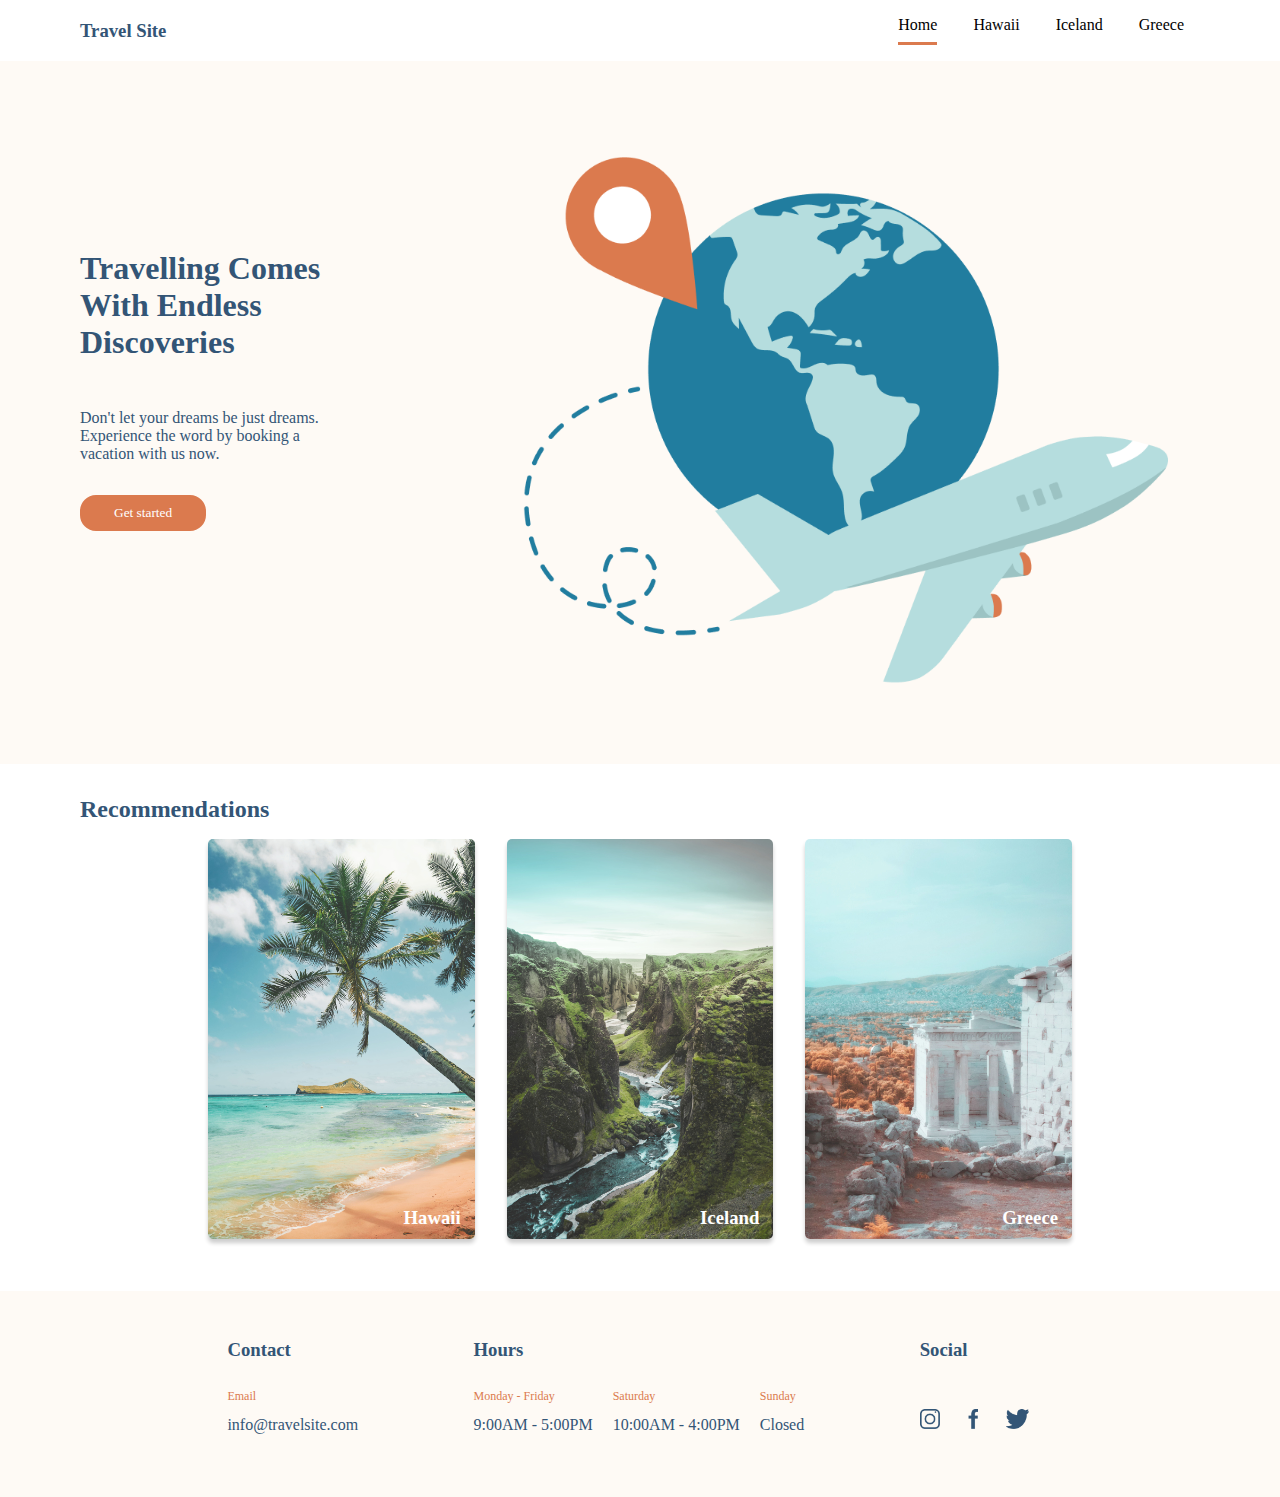
<file: index.html>
<!DOCTYPE html>
<html lang="en">
<head>
    <meta charset="UTF-8">
    <meta http-equiv="X-UA-Compatible" content="IE=edge">
    <meta name="viewport" content="width=device-width, initial-scale=1.0">
    <link rel="stylesheet" href="./CSS/main.css">
    <link rel="stylesheet" href="./CSS/global.css">
    <title>Travel Site</title>
</head>
<body>
    <header class="header">
        <h3><a class="header__logo" href="./index.html">Travel Site</a> </h3>
        <nav class="navbar">
            <ul class="navbar__list">
                <li>
                    <a class="navbar__link navbar__link--feature" href="./index.html">Home</a>
                </li>
                <li>
                    <a class="navbar__link" href="./Pages/hawaii.html">Hawaii</a>
                </li>
                <li>
                    <a class="navbar__link" href="./Pages/iceland.html">Iceland</a>
                </li>
                <li>
                    <a class="navbar__link" href="./Pages/greece.html">Greece</a>
                </li>
            </ul>
        </nav>
    </header>
    <main>
       
        <section class="hero">
            <div class="hero__slogan">
                 <h1 class="hero__title hero__slogan-text">Travelling Comes With Endless Discoveries</h1>
                 <p class="hero__slogan-text"> Don't let your dreams be just dreams. Experience the word by booking a vacation with us now.</p>
            <button class="hero__button">Get started</button>
            </div>
            <img class="hero__photo" src="./Assets/Images/hero.png"/>
        </section>

        <div class="recommendations">
            <h2 class="recommendations__title"> Recommendations </h2>
            <section class="recommendations__place">
                <article class="recommendations__container">
                    <a href="./Pages/hawaii.html" >
                    <img class="recommendations__photo" src="./Assets/Images/hawaii.jpg" alt="Hawaii"/></a>
                    <h3 class="recommendations__name">Hawaii</h3>
                </article>
                <article class="recommendations__container">
                    <a href="./Pages/iceland.html">
                    <img class="recommendations__photo" src="./Assets/Images/iceland.jpg" alt="Iceland"/></a>
                    <h3 class="recommendations__name">Iceland</h3>
                </article>
                <article class="recommendations__container">
                    <a href= "./Pages/greece.html">
                    <img class="recommendations__photo" src="./Assets/Images/greece.jpg" alt="Greece"/></a>
                    <h3 class="recommendations__name">Greece</h3>
                </article>
            </section>
        </div>

        <footer class="footer">
                <div class="footer__contact">
                <h3 class="footer__title">Contact</h3>
                    <p class="footer_description">Email</p>
                    <p class="footer__info">info@travelsite.com</p>
                </div>
                <div class="footer__hours">
                <h3 class="footer__title">Hours</h3>
                    <div class="footer__dates">
                    <p class="footer_description">Monday - Friday </p>
                        <p class="footer__info">9:00AM - 5:00PM</p>
                    </div>
                    <div class="footer__dates">
                    <p class="footer_description">Saturday</p>
                     <p class="footer__info">10:00AM - 4:00PM</p>
                    </div>
                    <div class="footer__dates">
                    <p class="footer_description">Sunday</p>
                     <p class="footer__info"> Closed</p>
                    </div>
                </div>
                <div class="footer_social">
                <h3 class="footer__title">Social</h3>
                    <a class="footer__icon" href="https://instagram.com"> <img src="./Assets/Icons/icon-instagram.png" alt="Instagram" ></a>
                    <a class="footer__icon" href="https://facebook.com"><img src="./Assets/Icons/icon-facebook.png" alt="Facebook"></a>
                    <a class="footer__icon" href="https://twitter.com"><img src="./Assets/Icons/icon-twitter.png" alt="Twitter"></a>
                </div>
         </footer>
    
</body>
</html>
</file>
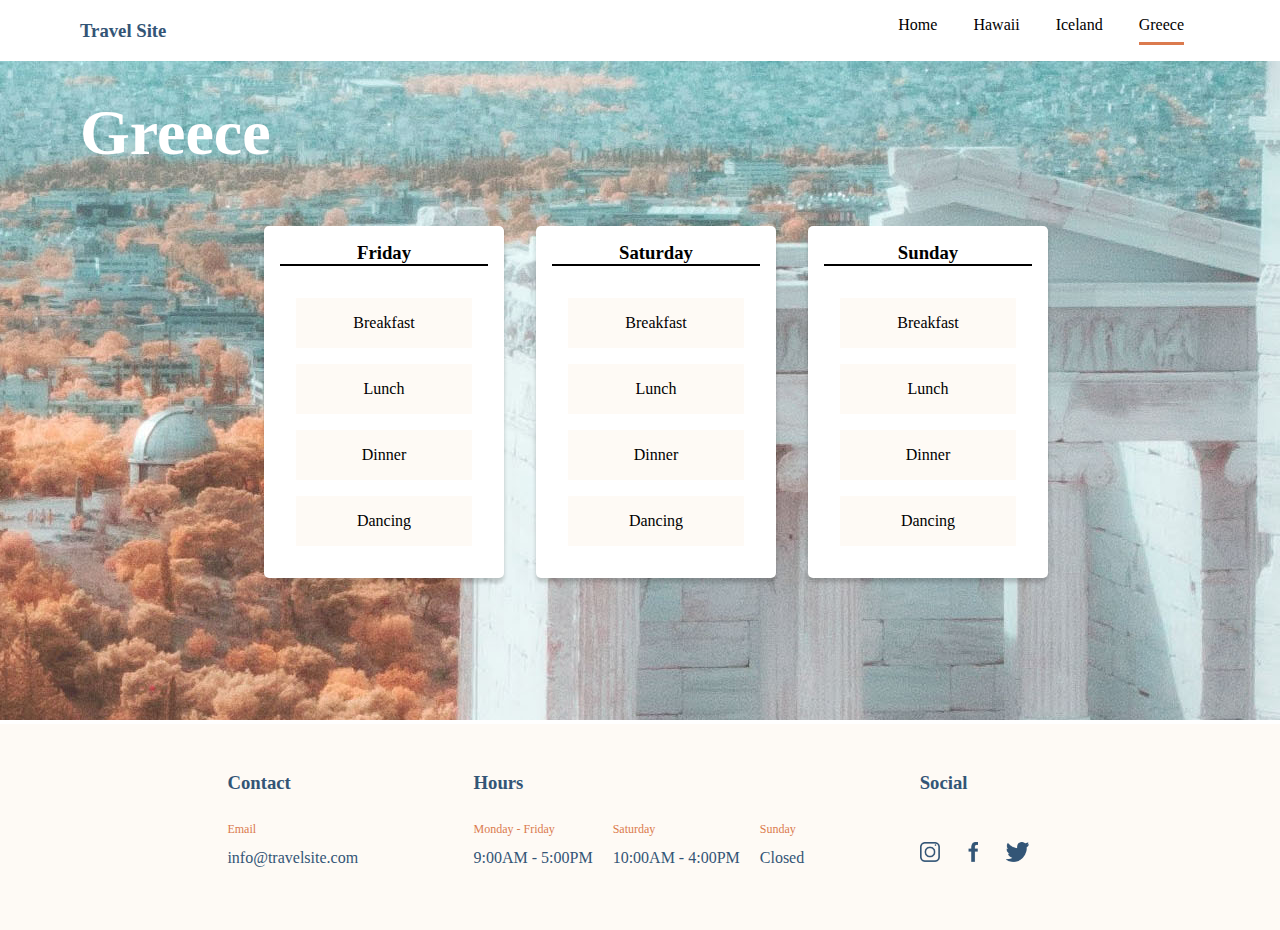
<file: Pages/greece.html>
<!DOCTYPE html>
<html lang="en">
<head>
    <meta charset="UTF-8">
    <meta http-equiv="X-UA-Compatible" content="IE=edge">
    <meta name="viewport" content="width=device-width, initial-scale=1.0">
    <link rel="stylesheet" href="../CSS/destinations.css">
    <link rel="stylesheet" href="../CSS/global.css">
    <title>Travel Site Greece</title>
</head>
<body>
    <header class="header">
        <h3><a class="header__logo" href="../index.html">Travel Site</a> </h3>
        <nav class="navbar">
            <ul class="navbar__list">
                <li>
                    <a class="navbar__link" href="../index.html">Home</a>
                </li>
                <li>
                    <a class="navbar__link" href="../Pages/hawaii.html">Hawaii</a>
                </li>
                <li>
                    <a class="navbar__link" href="../Pages/iceland.html">Iceland</a>
                </li>
                <li>
                    <a class="navbar__link navbar__link--feature" href="../Pages/greece.html">Greece</a>
                </li>
            </ul>
        </nav>
    </header>
    <main>
       
        <div class="place">
            <img class="place__photo" src="../Assets/Images/greece.jpg"/>
            <h1 class="place__title"> Greece </h1>
            <section class="place__cards">
                <article class="place__schedule">
                    <h3 class="place__days">Friday</h3> 
                     <ul class="place__activities"> 
                        <li>Breakfast</li>
                        <li>Lunch</li>
                        <li>Dinner</li>
                        <li>Dancing</li>
                        </ul>
                </article>
                <article class="place__schedule">
                    <h3 class="place__days">Saturday</h3> 
                    <ul class="place__activities"> 
                        <li>Breakfast</li>
                        <li>Lunch</li>
                        <li>Dinner</li>
                        <li>Dancing</li>
                        </ul>
                </article>
                <article class="place__schedule">
                    <h3 class="place__days">Sunday</h3> 
                    <ul class="place__activities"> 
                        <li>Breakfast</li>
                        <li>Lunch</li>
                        <li>Dinner</li>
                        <li>Dancing</li>
                        </ul>
                </article>
            </section>
        </div>

        <footer class="footer">
                <div class="footer__contact">
                <h3 class="footer__title">Contact</h3>
                    <p class="footer_description">Email</p>
                    <p class="footer__info">info@travelsite.com</p>
                </div>
                <div class="footer__hours">
                <h3 class="footer__title">Hours</h3>
                    <div class="footer__dates">
                    <p class="footer_description">Monday - Friday </p>
                        <p class="footer__info">9:00AM - 5:00PM</p>
                    </div>
                    <div class="footer__dates">
                    <p class="footer_description">Saturday</p>
                     <p class="footer__info">10:00AM - 4:00PM</p>
                    </div>
                    <div class="footer__dates">
                    <p class="footer_description">Sunday</p>
                     <p class="footer__info"> Closed</p>
                    </div>
                </div>
                <div class="footer_social">
                <h3 class="footer__title">Social</h3>
                    <a class="footer__icon" href="https://instagram.com"> <img src="../Assets/Icons/icon-instagram.png" alt="Instagram" ></a>
                    <a class="footer__icon" href="https://facebook.com"><img src="../Assets/Icons/icon-facebook.png" alt="Facebook"></a>
                    <a class="footer__icon" href="https://twitter.com"><img src="../Assets/Icons/icon-twitter.png" alt="Twitter"></a>
                </div>
         </footer>
    
</body>
</html>
</file>
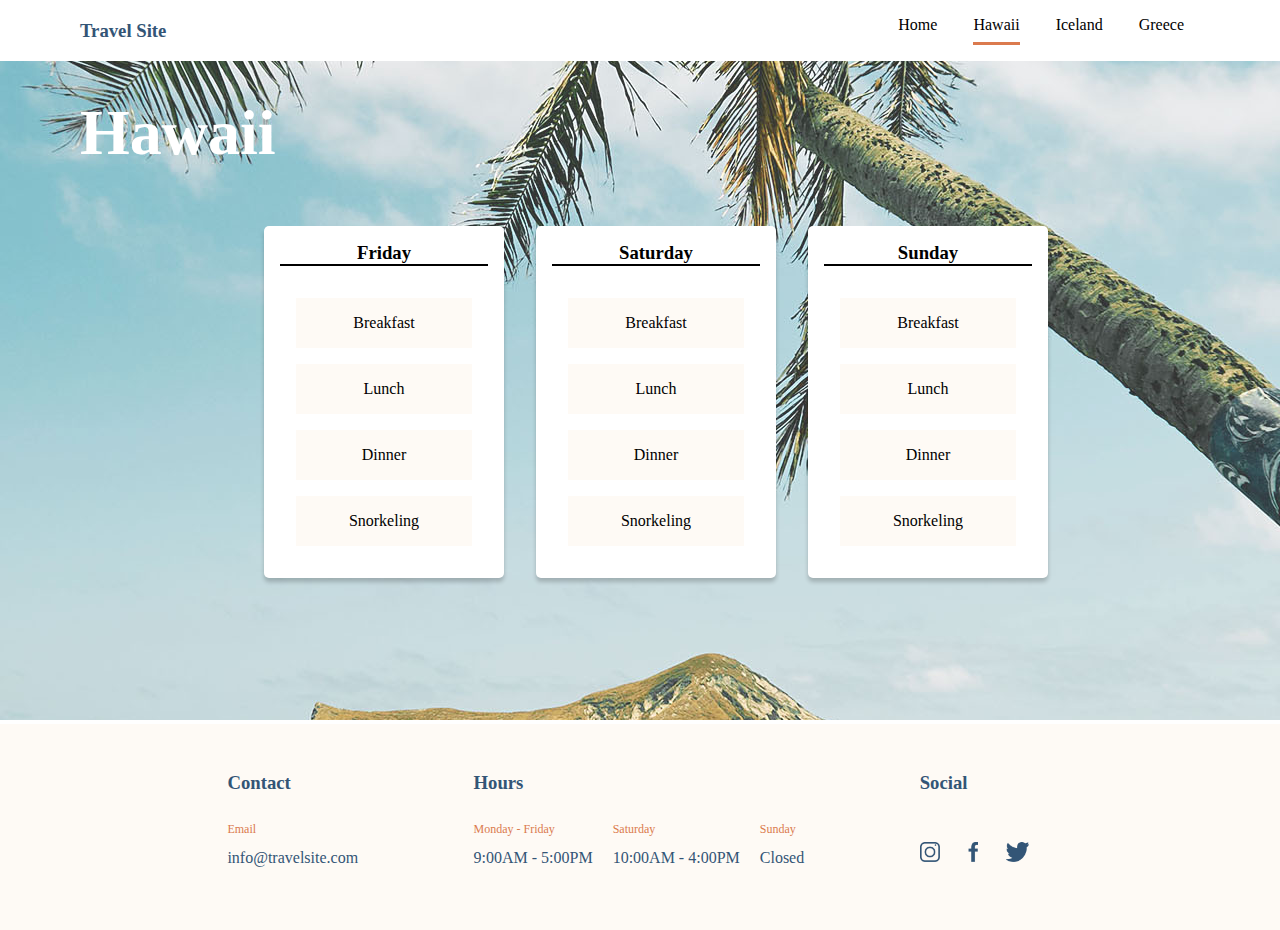
<file: Pages/hawaii.html>
<!DOCTYPE html>
<html lang="en">
<head>
    <meta charset="UTF-8">
    <meta http-equiv="X-UA-Compatible" content="IE=edge">
    <meta name="viewport" content="width=device-width, initial-scale=1.0">
    <link rel="stylesheet" href="../CSS/destinations.css">
    <link rel="stylesheet" href="../CSS/global.css">
    <title>Travel Site Hawaii</title>
</head>
<body>
    <header class="header">
        <h3><a class="header__logo" href="../index.html">Travel Site</a> </h3>
        <nav class="navbar">
            <ul class="navbar__list">
                <li>
                    <a class="navbar__link" href="../index.html">Home</a>
                </li>
                <li>
                    <a class="navbar__link navbar__link--feature" href="../Pages/hawaii.html">Hawaii</a>
                </li>
                <li>
                    <a class="navbar__link" href="../Pages/iceland.html">Iceland</a>
                </li>
                <li>
                    <a class="navbar__link" href="../Pages/greece.html">Greece</a>
                </li>
            </ul>
        </nav>
    </header>
    <main>
       
        <div class="place">
            <img class="place__photo" src="../Assets/Images/hawaii.jpg"/>
            <h1 class="place__title"> Hawaii </h1>
            <section class="place__cards">
                <article class="place__schedule">
                    <h3 class="place__days">Friday</h3> 
                     <ul class="place__activities"> 
                        <li>Breakfast</li>
                        <li>Lunch</li>
                        <li>Dinner</li>
                        <li>Snorkeling</li>
                        </ul>
                </article>
                <article class="place__schedule">
                    <h3 class="place__days">Saturday</h3> 
                    <ul class="place__activities"> 
                        <li>Breakfast</li>
                        <li>Lunch</li>
                        <li>Dinner</li>
                        <li>Snorkeling</li>
                        </ul>
                </article>
                <article class="place__schedule">
                    <h3 class="place__days">Sunday</h3> 
                    <ul class="place__activities"> 
                        <li>Breakfast</li>
                        <li>Lunch</li>
                        <li>Dinner</li>
                        <li>Snorkeling</li>
                        </ul>
                </article>
            </section>
        </div>

        <footer class="footer">
                <div class="footer__contact">
                <h3 class="footer__title">Contact</h3>
                    <p class="footer_description">Email</p>
                    <p class="footer__info">info@travelsite.com</p>
                </div>
                <div class="footer__hours">
                <h3 class="footer__title">Hours</h3>
                    <div class="footer__dates">
                    <p class="footer_description">Monday - Friday </p>
                        <p class="footer__info">9:00AM - 5:00PM</p>
                    </div>
                    <div class="footer__dates">
                    <p class="footer_description">Saturday</p>
                     <p class="footer__info">10:00AM - 4:00PM</p>
                    </div>
                    <div class="footer__dates">
                    <p class="footer_description">Sunday</p>
                     <p class="footer__info"> Closed</p>
                    </div>
                </div>
                <div class="footer_social">
                <h3 class="footer__title">Social</h3>
                    <a class="footer__icon" href="https://instagram.com"> <img src="../Assets/Icons/icon-instagram.png" alt="Instagram" ></a>
                    <a class="footer__icon" href="https://facebook.com"><img src="../Assets/Icons/icon-facebook.png" alt="Facebook"></a>
                    <a class="footer__icon" href="https://twitter.com"><img src="../Assets/Icons/icon-twitter.png" alt="Twitter"></a>
                </div>
         </footer>
    
</body>
</html>
</file>
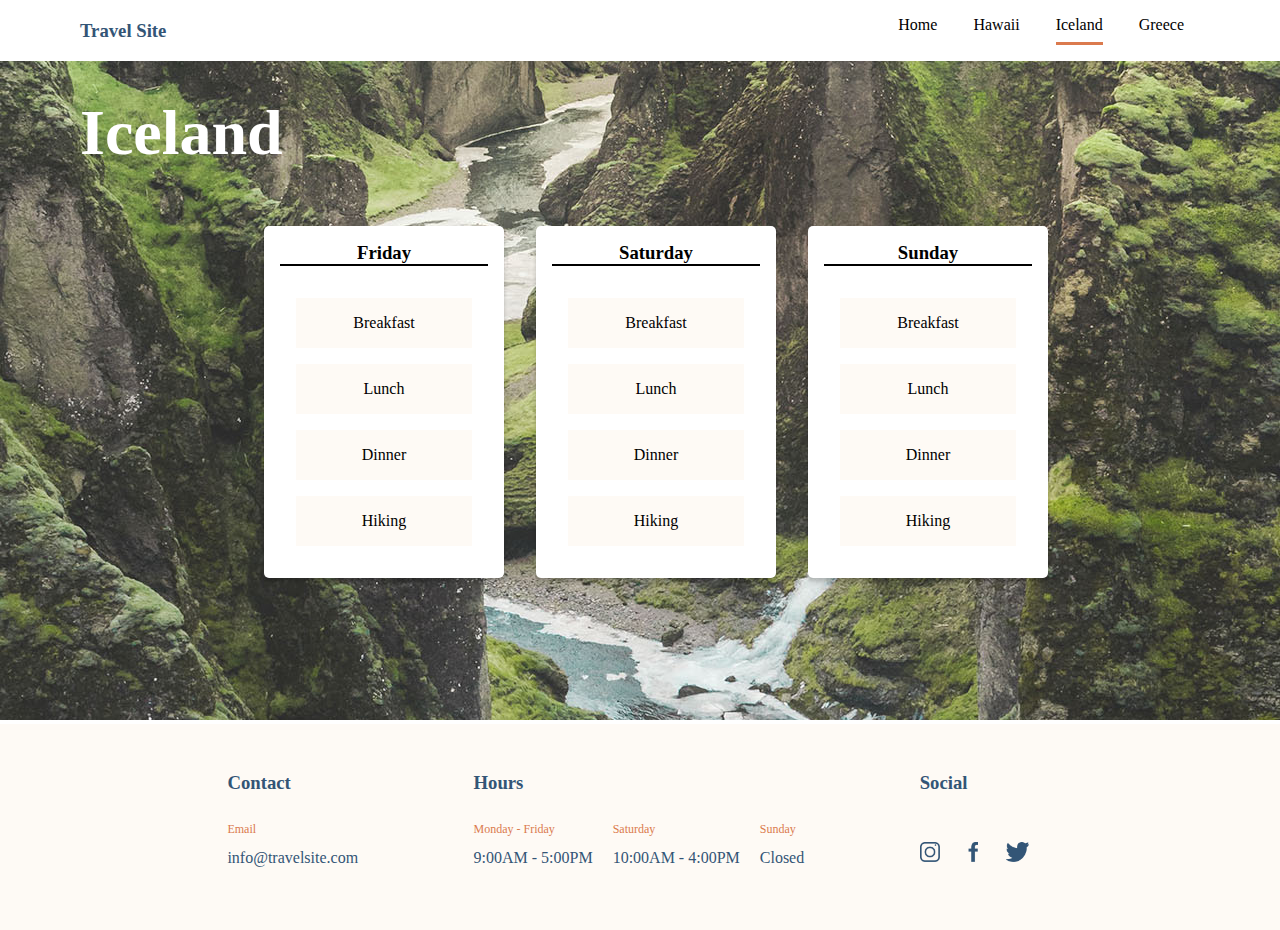
<file: Pages/iceland.html>
<!DOCTYPE html>
<html lang="en">
<head>
    <meta charset="UTF-8">
    <meta http-equiv="X-UA-Compatible" content="IE=edge">
    <meta name="viewport" content="width=device-width, initial-scale=1.0">
    <link rel="stylesheet" href="../CSS/destinations.css">
    <link rel="stylesheet" href="../CSS/global.css">
    <title>Travel Site Iceland</title>
</head>
<body>
    <header class="header">
        <h3><a class="header__logo" href="../index.html">Travel Site</a> </h3>
        <nav class="navbar">
            <ul class="navbar__list">
                <li>
                    <a class="navbar__link" href="../index.html">Home</a>
                </li>
                <li>
                    <a class="navbar__link" href="../Pages/hawaii.html">Hawaii</a>
                </li>
                <li>
                    <a class="navbar__link navbar__link--feature" href="../Pages/iceland.html">Iceland</a>
                </li>
                <li>
                    <a class="navbar__link" href="../Pages/greece.html">Greece</a>
                </li>
            </ul>
        </nav>
    </header>
    <main>
       
        <div class="place">
            <img class="place__photo" src="../Assets/Images/iceland.jpg"/>
            <h1 class="place__title"> Iceland </h1>
            <section class="place__cards">
                <article class="place__schedule">
                    <h3 class="place__days">Friday</h3> 
                     <ul class="place__activities"> 
                        <li>Breakfast</li>
                        <li>Lunch</li>
                        <li>Dinner</li>
                        <li>Hiking</li>
                        </ul>
                </article>
                <article class="place__schedule">
                    <h3 class="place__days">Saturday</h3> 
                    <ul class="place__activities"> 
                        <li>Breakfast</li>
                        <li>Lunch</li>
                        <li>Dinner</li>
                        <li>Hiking</li>
                        </ul>
                </article>
                <article class="place__schedule">
                    <h3 class="place__days">Sunday</h3> 
                    <ul class="place__activities"> 
                        <li>Breakfast</li>
                        <li>Lunch</li>
                        <li>Dinner</li>
                        <li>Hiking</li>
                        </ul>
                </article>
            </section>
        </div>

        <footer class="footer">
                <div class="footer__contact">
                <h3 class="footer__title">Contact</h3>
                    <p class="footer_description">Email</p>
                    <p class="footer__info">info@travelsite.com</p>
                </div>
                <div class="footer__hours">
                <h3 class="footer__title">Hours</h3>
                    <div class="footer__dates">
                    <p class="footer_description">Monday - Friday </p>
                        <p class="footer__info">9:00AM - 5:00PM</p>
                    </div>
                    <div class="footer__dates">
                    <p class="footer_description">Saturday</p>
                     <p class="footer__info">10:00AM - 4:00PM</p>
                    </div>
                    <div class="footer__dates">
                    <p class="footer_description">Sunday</p>
                     <p class="footer__info"> Closed</p>
                    </div>
                </div>
                <div class="footer_social">
                <h3 class="footer__title">Social</h3>
                    <a class="footer__icon" href="https://instagram.com"> <img src="../Assets/Icons/icon-instagram.png" alt="Instagram" ></a>
                    <a class="footer__icon" href="https://facebook.com"><img src="../Assets/Icons/icon-facebook.png" alt="Facebook"></a>
                    <a class="footer__icon" href="https://twitter.com"><img src="../Assets/Icons/icon-twitter.png" alt="Twitter"></a>
                </div>
         </footer>
    
</body>
</html>
</file>
<file: CSS/main.css>
.hero__title {
    font-size: 2rem;
}
.hero__slogan-text {
    color: #335576;
    margin-right: 10rem;
    padding: 1rem 2rem 2rem 0rem;
}
.hero {
    background-size: cover;
    background-color:#FEFAF5;
    background-position: center;
    display: flex;
    justify-content: space-evenly;
    align-items: center;
    padding: 5rem;
}

.hero__photo {
    height: 60vh;
    margin-right: 2rem;
    margin-top: 4rem;
}

button {
    background-color: #DB7A4E;
    color: #FFFFFF;
    padding: 0.5rem 2rem;
    border-radius: 1rem;
    border-color: #DB7A4E;
    border-style: solid;
}

.recommendations {
    padding: 2rem 5rem;
}

.recommendations__title {
    color: #335576;
}

.recommendations__photo {
    object-fit: cover;
    min-width: 10rem;
    max-width: 17rem;  
    min-height: 20rem;
    max-height: 25rem;
    margin: 1rem;
    border-top: 1.25rem;
    border-radius: .3125rem;
    box-shadow: 0 .25rem .25rem rgba(0, 0, 0, 0.20);
}

.recommendations__place {
    display: flex;
    justify-content: center;
    color:#FFFFFF;
    position: relative;
}

.recommendations__container {
    position: relative;
    text-align: center;
    color: white;
}
.recommendations__name {
    position: absolute;
    bottom: 1.875rem;
    right: 1.875rem;
}
</file>
<file: CSS/global.css>
*, *::before, *::after {
    box-sizing: border-box;
    font-family: verdana;
    margin: 0;
    padding: 0;
}

.header__logo {
    color: #335576;
    text-decoration: none;
}

.header {
    display: flex;
    justify-content: space-between;
    padding: 0 5rem;
    align-items: center;
    background-color: #FFFFFF;
    position: fixed;
    width: 100%;
    z-index: 1;
}

.navbar__list {
    list-style: none;
}
.navbar ul li{
    display:inline-flex;
 }
 
 .navbar__link--feature{
    border-bottom: 3px solid #DB7A4E; 
    border-left: 0;
    border-right: 0;
    padding: 0;
    margin: 0;
 }

.navbar__link {
    color: black;
    text-decoration: none;
    margin: 1rem;
    padding-bottom: 0.5rem;
}

 .footer {
    background-color:#FEFAF5;
    width: 100%;
    display: flex;
    justify-content: space-evenly;
    padding: 2rem 10rem;
 }

 .footer__title {
    color: #335576;
    font-weight: bold;
    display: flex;
    padding: 1rem 0rem;
 }

 .footer_description {
    color: #DB7A4E;
    font-size: 0.75rem;
    padding: 0.75rem 0rem;
 }

 .footer__info {
    color: #335576;
    font-size: 1rem;
    margin-right: 1rem;
 }

 .footer__contact {
    margin-right: 2rem;
 }
 .footer__hours {
    margin-right: 2rem;
 }

 .footer__icon >img {
    min-height: 1.25rem;
    max-height: 1.25rem;
    margin: 2rem 1.5rem 2rem 0rem;
}

.footer__dates {
    display: inline-block;
    justify-content: space-evenly;
}
</file>
<file: CSS/destinations.css>
.place {
    position: relative;
    text-align: center;
}

.place__cards {
    display: flex;
    justify-content: center;
    align-items: center;
    text-align: center;
    position: absolute;
    top: 50%;
    left: 50%;
    transform: translate(-50%, -50%)

}

.place__photo {
    background-position: center;
    background-size: scale-down;
    min-width: 100%;
    max-width: 100%;
    min-height: 40rem;
    max-height: 45rem;
    object-fit: none;
}

.place__title {
    color: #FFFFFF;
    position: absolute;
    font-size: 4rem;
    top: 6rem;
    left: 5rem;
}
.place__schedule {
    min-width: 15rem;
    max-width: 17rem;  
    min-height: 20rem;
    max-height: 25rem;
    padding: 1rem;
    margin-top: 5rem;
    margin-left: 2rem;
    border-top: 2rem;
    border-radius: .3125rem;
    box-shadow: 0 .25rem .25rem rgba(0, 0, 0, 0.20);
    background-color: #FFFFFF;
}

.place__activities {
    list-style: none;
}
.place__schedule ul li {
    margin: 1rem;
    padding: 1rem 2.5rem;
    background-color: #FEFAF5;
}
.place__days {
    border-bottom: .125rem solid black;
    margin-bottom: 2rem;
}
</file>
